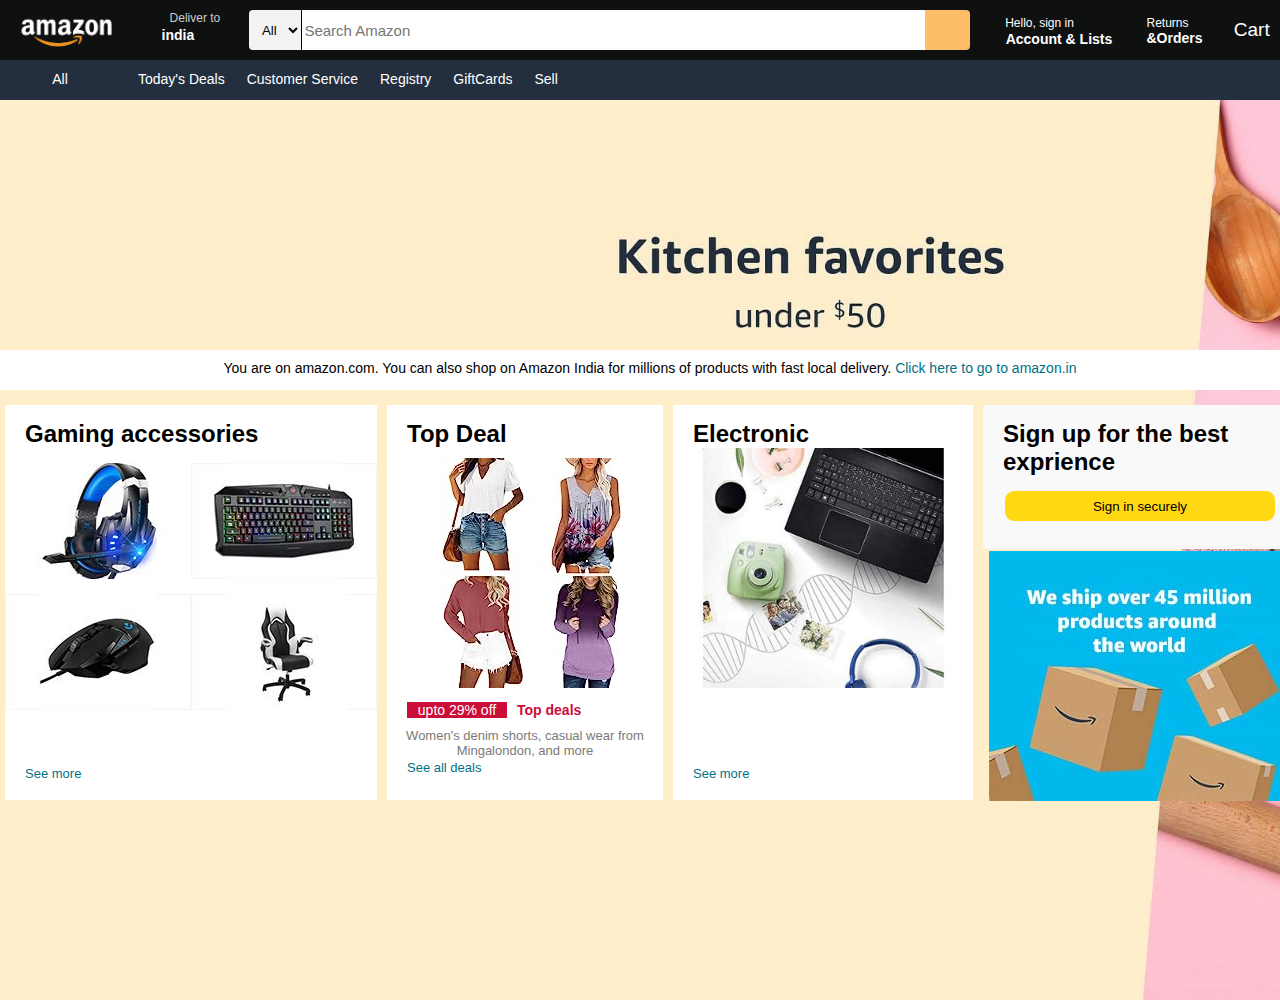
<file: amozon clone/index.html>
<!DOCTYPE html>
<html lang="en">
    <head>
        <meta charset="UTF-8">
        <meta http-equiv="X-UA-Compatible" content="IE=edge">
        <meta name="viewport" content="width=device-width, initial-scale=1.0">
        <title>Amazon.com.Spend less. Smile more</title>
        <link rel="stylesheet" href="style.css">
        <link rel="stylesheet"
            href="https://cdnjs.cloudflare.com/ajax/libs/font-awesome/6.4.0/css/all.min.css"
            integrity="sha512-iecdLmaskl7CVkqkXNQ/ZH/XLlvWZOJyj7Yy7tcenmpD1ypASozpmT/E0iPtmFIB46ZmdtAc9eNBvH0H/ZpiBw=="
            crossorigin="anonymous" referrerpolicy="no-referrer" />
    </head>
    <body>
        <header>
            <div class="navbar">
                <div class="nav-logo"></div>
                <div class="location">
                    <p class="d">Deliver to</p>
                    <div class="add-icon">
                        <i class="fa-solid fa-location-dot"></i>
                        <p class="ind">india</p>
                    </div>
                </div>
                <div class="search-bar">
                    <select id="select">
                        <option>All</option>
                        <option>Mens</option>
                        <option>Womens</option>
                    </select>
                    <input type="text" placeholder="Search Amazon" id="search">
                    <button class="ser-btn"><i
                            class="fa-solid fa-magnifying-glass"></i></button>
                </div>
                <div class="signup">
                    <p class="greet">Hello, sign in</p>
                    <div class="acc"><p class="acc-sub">Account & Lists</p><i
                            class="fa-solid fa-caret-down"></i></div>
                </div>
                <div class="return-order">
                    <p class="return"> Returns</p>
                    <p class="order"> &Orders</p>
                </div>
                <div class="cart"><i class="fa-solid fa-cart-shopping"></i><p>Cart</p></div>
            </div>
            <div class="navbar2">
                <div class="ham-burg" onclick=window.location.href="#"><i
                        class="fa-solid fa-bars"></i><p>All</p></div>
                <div class="nav-list">
                    <ul>
                        <li onclick=window.location.href="#">Today's Deals</li>
                        <li onclick=window.location.href="#">Customer Service</li>
                        <li onclick=window.location.href="#">Registry</li>
                        <li onclick=window.location.href="#">GiftCards</li>
                        <li onclick=window.location.href="#">Sell</li>
                    </ul>
                </div>
            </div>
            <div class="main">
                <br>
                <div class="welcome"><p>You are on amazon.com. You can also shop
                        on Amazon India for millions of products with fast local
                        delivery. <a href="https://amazon.in">Click here to go
                            to amazon.in</a></p></div>
                <div class="mega-container">
                    <div class="container1"><h2>Gaming accessories</h2>
                        <div class="contain-material">
                            <img src="headset.jpg" alt>
                            <img src="keyboard.jpg" alt>
                        </div>
                        <div class="contain-material">
                            <img src="mouse.jpg" alt>
                            <img src="chair.jpg" alt>
                        </div>
                        <br>
                        <br>
                        <br>
                        <a href="#" style="margin-left: 20px;"> See more</a>

                    </div>
                    <div class="container1"><h2>Top Deal</h2>
                        <img src="topdeals.jpg" alt="top deals"
                            style="padding-top: 10px;" id="img-deals">
                        <span style="display: flex; text-align: center;"><p
                                class="off"
                                style="background-color: #cc0c39; color: white; width: 100px; margin: 10px; margin-left: 20px; font-size: 14px;">upto
                                29% off</p> <p
                                style="color: #cc0c39; font-size: 14px; font-weight:
               bold; margin-top: 10px;">Top deals</p></span>
                        <p class="description"
                            style="font-size: 13px; text-align: center; font-family: Arial, Helvetica, sans-serif; color: rgb(123, 121, 121);">Women's
                            denim shorts, casual wear from Mingalondon, and more</p>
                        <p><a href="#" style="margin-left: 20px;"> See all deals</a></p>
                    </div>

                    <div class="container1"><h2>Electronic</h2>
                        <img src="electronic.jpg" alt="Electronic"
                            style="width: 300px;" onclick=window.location.href="#">
                        <br>
                        <br>
                        <br>
                        <br><br>
                        <p><a href="#" style="margin-left: 20px;"> See more</a></p>
                    </div>

                    <div class="container1" id="cont"
                        style="background-color: rgba(255, 255, 255, 0);">
                        <div class="container-singup"
                            style="background-color: rgb(249, 249, 249); height: 144px; width: 312px;"><h2>Sign
                                up for the best exprience</h2>
                            <button class="btn-sign-in"
                                onclick=window.location.href="#">Sign in
                                securely</button></div>
                        <div class="amazon-ad"><img src="amazonad.jpg"
                                alt="Amazon Prime ad"></div>
                    </div>
                </div>
            </div>
        </header>
    </body>
</html>
</file>
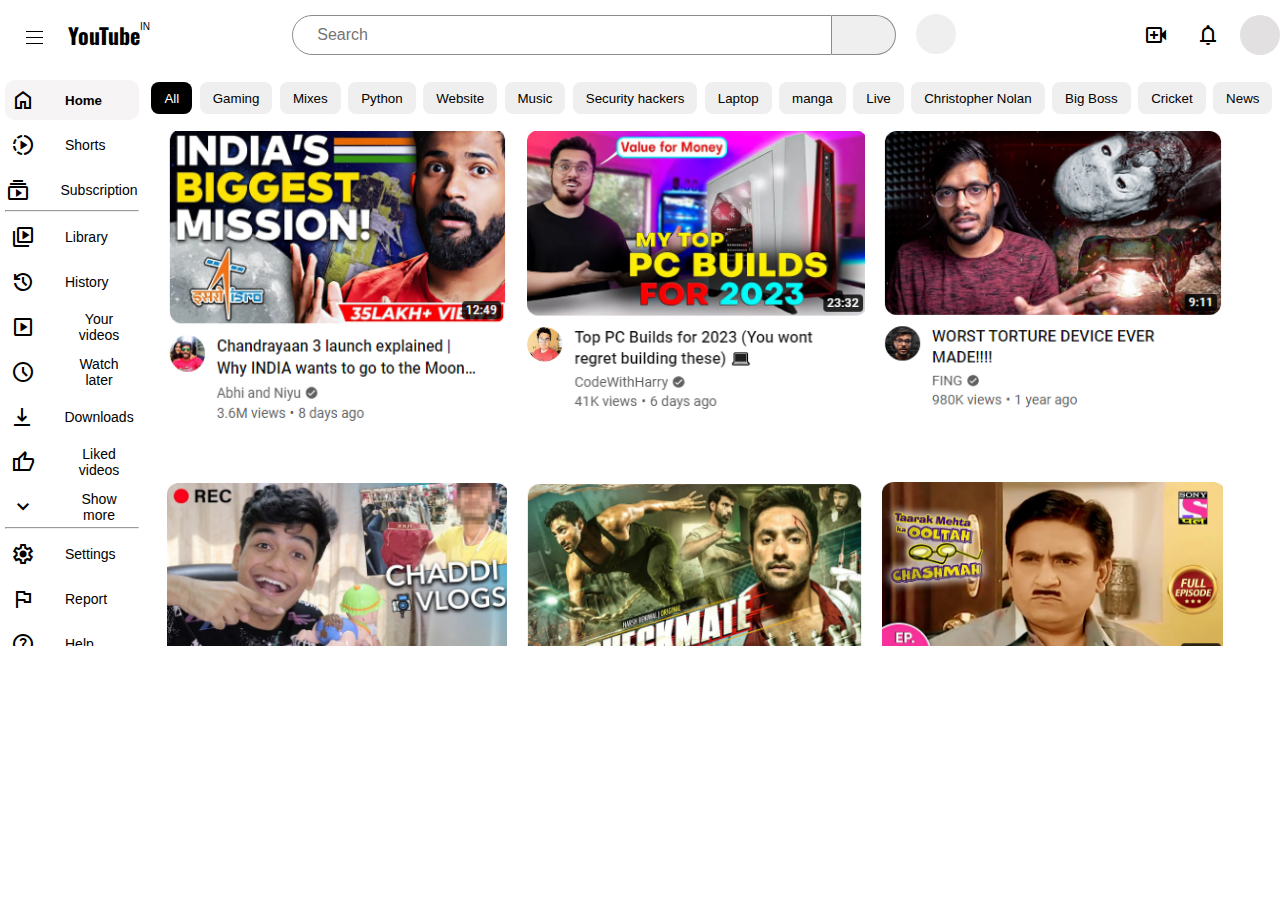
<file: You tube clone/index.html>
<!DOCTYPE html>
<html lang="en">
    <head>
        <meta charset="UTF-8">
        <meta name="viewport" content="width=device-width, initial-scale=1.0">
        <title>You tube</title>
        <link rel="stylesheet" href="style.css">
        <link rel="stylesheet"
            href="https://cdnjs.cloudflare.com/ajax/libs/font-awesome/6.4.0/css/all.min.css"
            integrity="sha512-iecdLmaskl7CVkqkXNQ/ZH/XLlvWZOJyj7Yy7tcenmpD1ypASozpmT/E0iPtmFIB46ZmdtAc9eNBvH0H/ZpiBw=="
            crossorigin="anonymous" referrerpolicy="no-referrer" />
        <link rel="stylesheet"
            href="https://fonts.googleapis.com/css2?family=Material+Symbols+Outlined:opsz,wght,FILL,GRAD@48,400,0,0" />
        <link rel="preconnect" href="https://fonts.googleapis.com">
        <link rel="preconnect" href="https://fonts.gstatic.com" crossorigin>
        <link
            href="https://fonts.googleapis.com/css2?family=Economica&display=swap"
            rel="stylesheet">
        <!-- <link rel="stylesheet"
            href="https://fonts.googleapis.com/css2?family=Material+Symbols+Outlined:opsz,wght,FILL,GRAD@48,400,1,0" />
        <link rel="stylesheet"
            href="https://fonts.googleapis.com/css2?family=Material+Symbols+Outlined:opsz,wght,FILL,GRAD@48,400,0,0" /> -->
            <link rel="preconnect" href="https://fonts.googleapis.com">
<link rel="preconnect" href="https://fonts.gstatic.com" crossorigin>
<link href="https://fonts.googleapis.com/css2?family=Economica&family=Oswald&display=swap" rel="stylesheet">
        
</head>
    <body>
        <div class="nav-bar">
            <div class="yt-icon">
                <div class="ham-burg">
                    <div class="Ico1">
                        <div class="ico2"></div>
                    </div>
                </div>
                <div class="youtube-icon"><i class="fa-brands fa-youtube" style="color: #e10e0e;"></i><p class="yt">YouTube</p><sup>IN</sup></div>
            </div>
            <div class="search-bar">
                <label for="search-bar"><input type="text" placeholder="     Search"
                        class="ser"></label><button
                    class="search-btn"><i class="fa-solid fa-magnifying-glass"></i></button>
            </div>
            <div><button class="mic-btn"><i class="fa-solid fa-microphone"></i></button></div>
            
            <div class="create-btn-div"><button class="create-btn"><span
                        class="material-symbols-outlined">
                        video_call
                    </span></button></div>
            <div class="bell-btn-div"><button class="bell-btn"><span class="material-symbols-outlined">
                notifications
                </span></button></div>
            <div class="login-btn-div"><button class="login-btn"><i
                        class="fa-solid fa-user" style="color: #bdbdbd;"></i>
                    </button></div>
                    <div class="mob-content">
                        <div class="mob-cast"><span class="material-symbols-outlined">
                            cast
                            </span></div>
                             <div class="bell-btn-div"><button class="bell-btn mob-bell-btn"><span class="material-symbols-outlined">
                notifications
                </span></button></div>
                        <div class="mob-search"><span class="material-symbols-outlined">
                            search
                            </span></div>
                    </div>
        </div>

                    <!-- this is left side bar  -->
<!-- <style>
#scroll {
width: 240px;
height: 566px;
line-height: 3em;
overflow: scroll;
padding: 5px;
background-color: #ffffff;
color: #ffffff;
scrollbar-base-color: #000000;
font-weight: bold;
}
#scroll2 {
width: 1126px;
height: 510px;
line-height: 3em;
overflow: scroll;
padding: 5px;
background-color: #ffffff;
color: #ffffff;
scrollbar-base-color: #000000;
font-weight: bold;
}
@media (max-width : 600px) {
    #scroll{
        display: none;
    }
    #scroll2{
        display: noen;
    }
}
</style> -->

    <div class="whole-content">
        <div class="left-side-bar" id="scroll">
            <div class="section-1">
            <div class="home"><button class="home-btn"><span
                        class="material-symbols-outlined">
                        home
                    </span>Home</button></div>
            <div class="short"><button class="yt-shorts-btn"><span class="material-symbols-outlined">
                slow_motion_video
                </span>Shorts</button></div>
            <div class="Subscription"><button class="subs-btn" ><span class="material-symbols-outlined">
                subscriptions
                </span>Subscription</button></div>
            
            <hr>

            <!-- this is section 2 -->

            </div>
            <div class="section-2">
                <div class="library"><button class="sec-2-btn"><span class="material-symbols-outlined">
                    video_library
                    </span>Library</button></div>
        <div class="short"><button class="sec-2-btn"><span class="material-symbols-outlined">
history
</span>History</button></div>
        <div class="Subscription"><button class="sec-2-btn" ><span class="material-symbols-outlined">
            slideshow
            </span>Your videos</button></div>
                <div class="library"><button class="sec-2-btn"><span class="material-symbols-outlined">
                    schedule
                    </span>Watch later</button></div>
        <div class="short"><button class="sec-2-btn"><span class="material-symbols-outlined">
            vertical_align_bottom
            </span>Downloads</button></div>
        <div class="Subscription"><button class="sec-2-btn" ><span class="material-symbols-outlined">
            thumb_up
            </span>Liked videos</button></div>
        <div class="Subscription"><button class="sec-2-btn" ><span class="material-symbols-outlined">
            expand_more
            </span>Show more</button></div>
        <hr>
            </div>
        <div class="section-2">
            <div class="Subscription"><button class="sec-2-btn" ><span class="material-symbols-outlined">
                settings
                </span>Settings</button></div>
            <div class="Subscription"><button class="sec-2-btn" ><span class="material-symbols-outlined">
                flag
                </span>Report</button></div>
            <div class="Subscription"><button class="sec-2-btn" ><span class="material-symbols-outlined">
                help
                </span>Help</button></div>
            <div class="Subscription"><button class="sec-2-btn" ><span class="material-symbols-outlined">
                feedback
                </span>Feedback</button></div>
        </div>
        </div>
       <div class="nav-and-more"><div class="nav-bar-content" ">
            <button id="nav-btn" style="color: white; background-color: black;">All</button>
            <button id="nav-btn">Gaming</button>
            <button id="nav-btn">Mixes</button>
            <button id="nav-btn">Python</button>
            <button id="nav-btn">Website</button>
            <button id="nav-btn">Music</button>
            <button id="nav-btn">Security hackers</button>
            <button id="nav-btn">Laptop</button>
            <button id="nav-btn">manga</button>
            <button id="nav-btn">Live</button>
            <button id="nav-btn">Christopher Nolan</button>
            <button id="nav-btn">Big Boss</button>
            <button id="nav-btn">Cricket</button>
            <button id="nav-btn">News</button>
        </div>
        <div class="main-area" id="scroll2">
            <div class="vid-line-1 eg-vid-1">
                <div class="vid-1">
                 <img src="video-clone1.jpg.png"  onclick=window.location.href="https://www.youtube.com/watch?v=fiQ2TSQ23Wo">
                </div> 
                  <div class="vid-1"> <img src="video-clone2.png" onclick=window.location.href="https://www.youtube.com/watch?v=ZsTyT6L9kBk"></div>
                  <div class="vid-1"> <img src="video-clone3.png" onclick=window.location.href="https://www.youtube.com/watch?v=N2PxVtzqgzk"></div>
                </div>
                <div class="vid-line-1 eg-vid-2">
                    <div class="vid-1">
                     <img src="video-clone4.png"  onclick=window.location.href="https://www.youtube.com/watch?v=DyHS2H05AQc">
                    </div> 
                      <div class="vid-1"> <img src="video-clone7.png"  onclick=window.location.href="https://www.youtube.com/watch?v=NlwVW-_LPBs&t=1275s"></div>
                      <div class="vid-1"> <img src="video-clone8.png"  onclick=window.location.href="https://www.youtube.com/watch?v=LJ1lLkqEA1Y"></div>
                    </div>
                <div class="vid-line-1 eg-vid-2">
                    <div class="vid-1">
                     <img src="clonevid1.png"  onclick=window.location.href="https://www.youtube.com/watch?v=So6mgFWX0MI">
                    </div> 
                      <div class="vid-1"> <img src="clonevid2.png"  onclick=window.location.href="https://www.youtube.com/watch?v=YwOX30CYgR8"></div>
                      <div class="vid-1"> <img src="clonevid3.png"  onclick=window.location.href="https://www.youtube.com/watch?v=s1A_iVK54_M"></div>
                    </div>
            </div>
        </div>
    </div>
</div>
    </body>
</html>
</file>
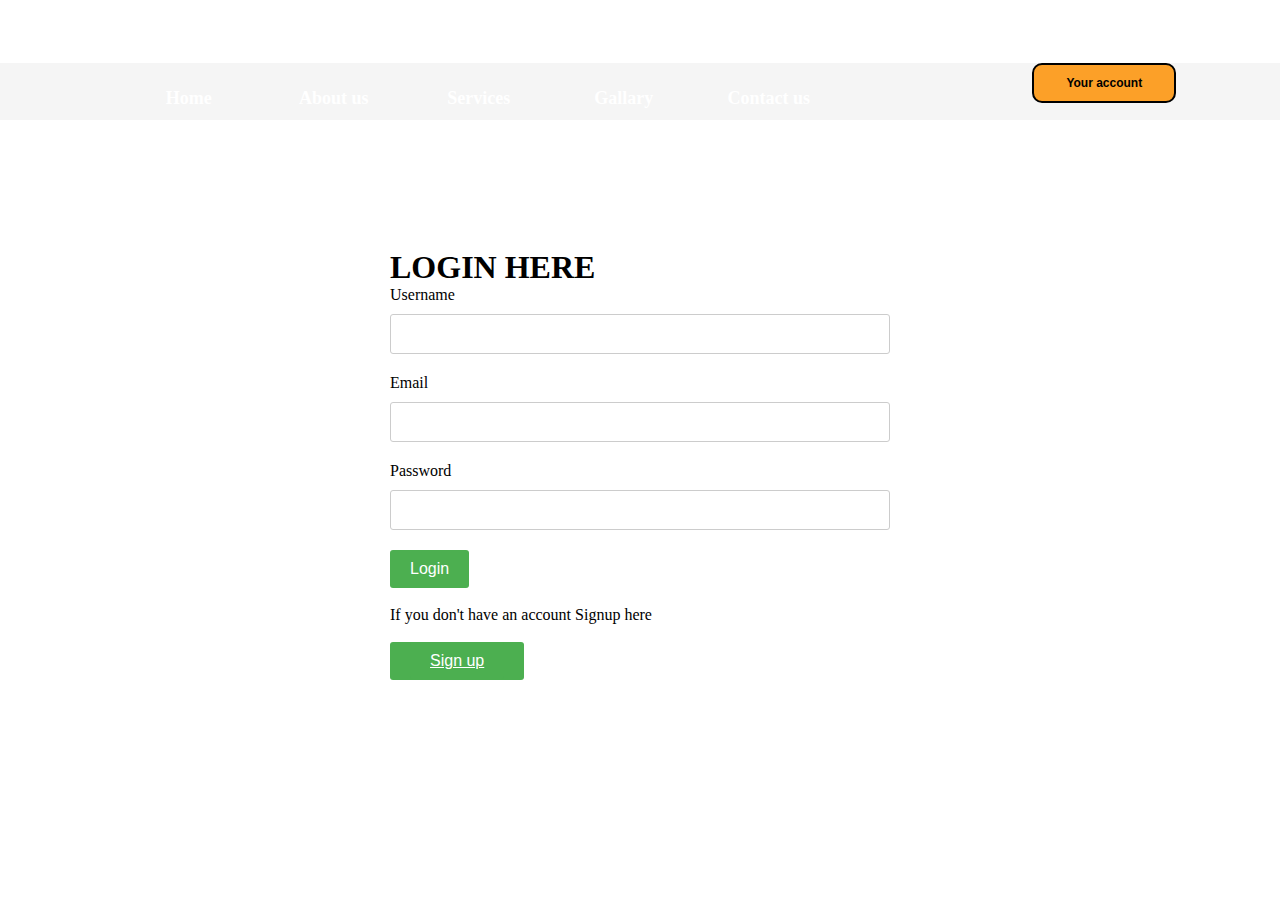
<file: html/account.html>
<!DOCTYPE html>
<html>
<head>
  <title>Create Account</title>
  <style>
    *{
	padding:0;
	margin:0;
}
body{
/* 	background-color: #000000; */
	box-sizing: border-box;
}
.navbar{
	background-color: #0000000a;
	display: flex;
	margin: 0 auto;
	min-width: 100%;
	justify-content: space-evenly;
}
.nav-list ul{
	display: inline-flex;
	list-style: none;
	color: #ffffff;
	font-weight:bold;
	align-items: center;
	text-align: center;
	font-size: 18px;
}
.navbar ul li{
	width: 120px;
	margin: 0px;
	padding: 0px;
	margin-top:25px;
	margin-left:25px;
	height: 2rem;
	
}
.navbar ul li a{
	text-decoration: none;
	color: #fff;
	width: 100%;
	/* height: 32px; */
}
.navbar ul li a:hover{
	color:white;
}
.navbar ul li:hover{
	border-bottom: 2px solid lightblue;
	cursor:pointer;
}
.nav-btn{
	display: flex;
	margin-left: 100px;
	justify-items: center;
	width: 9rem;
}
.nav-btn .btn2{
	width: 10.8rem;
	height: 2.5rem;
	background-color: rgb(252, 160, 40);
	border: 2px solid black;
	border-radius: 10px;
	cursor: pointer;
	font-weight: bold;
  color: black;
  font-size: 12px;
  font-family: sans-serif;
}
.nav-btn .btn:hover{
	background-color: #ffbd84;
}
.sublist {
	display: none;
}
.navbar ul li:hover .sublist
{
	display: block;
	position: absolute;
	font-family: calibri;
	background: #1a1b1ce3;
	margin-top: 15px;
	margin-left: 15px;
}
.navbar ul li:hover .sublist ul{
	display: block;
	margin: 25px;
	width: 250px
}
.navbar ul li:hover .sublist ul li {
	width:200px;
	padding:10px;
	border-bottom:1px dotted #f3970d;
	background: transparent;
	border-radius:0px;
	text-align:center;
	margin-top:2px;
  font-family: ca;
}
.navbar ul li:hover .sublist ul li::last-child
{
  border-bottom:none;
}
header{
  font-family: calibri;
  font-size: 50px;
  margin-left:10px;
  font-weight:bolder;
  color:white
}
sub{
  font-weight:50;
  font-size:x-large 
}
.div{
  background-image:url('https://thumbs.dreamstime.com/b/chicago-night-skyline-across-lake-michigan-79119114.jpg');
  background-size:cover;
  
}
.some{
  color:white;
  font-family:cursive;
  font-size:xxx-large;
  text-align:center
}
 form {
      width: 500px;
      margin: 0 auto;
      background-color: white;
      padding: 20px;
      margin-bottom: 100px
    }

 label {
      display: block;
      margin-bottom: 10px;
    }

input[type="text"],
input[type="email"],
input[type="password"] {
      display: block;
      width: 100%;
      padding: 10px;
      border: 1px solid #ccc;
      border-radius: 3px;
      margin-bottom: 20px;
      box-sizing: border-box;
      font-size: 16px;
    }

input[type="submit"] {
      background-color: #4CAF50;
      color: white;
      padding: 10px 20px;
      border: none;
      border-radius: 3px;
      cursor: pointer;
      font-size: 16px;
    }

input[type="submit"]:hover {
      background-color: #3e8e41;
    }
    input[type="submit"] a{
      background-color: #4CAF50;
      color: white;
      padding: 10px 20px;
      border: none;
      border-radius: 3px;
      cursor: pointer;
      font-size: 16px;
    }

input[type="submit"] a:hover {
      background-color: #3e8e41;
    }
     button{
       background-color: #4CAF50;
      color: white;
      padding: 10px 20px;
      border: none;
      border-radius: 3px;
      cursor: pointer;
      font-size: 16px;
    }
    button a{
       background-color: #4CAF50;
      color: white;
      padding: 10px 20px;
      border: none;
      border-radius: 3px;
      cursor: pointer;
      font-size: 16px;
    }
  </style>
</head>
<body>
  <div class="div">
    <div class="H1"><header>Ayush Tours<sup style="font-size: 10px">TM</sup><sub>Make it easy</sub></header></div>
    <div class="navbar">
      <div class="nav-list"> <ul>
              <li onclick = window.location.href="index.html">Home</li>
              <li onclick = window.location.href="ABOUTUS.html">About us</li>
              
              <li onclick = window.location.href="services.html">
                  Services
                  <div class="sublist"><ul>
                          <li onclick = window.location.href="flights.html">Flights</li>
                          <li onclick = window.location.href="hotel.html">Hotals</li>
                          <li onclick = window.location.href="cab.html">Cabs</li>
                      </ul></div>
              </li>
              <li onclick = window.location.href="gallery.html">Gallary</li>
              <li onclick = window.location.href="contactus.html">Contact us</li>
          </li>
      </ul></div>
  <div class="nav-btn"><button class="btn2" onclick=window.location.href="account.html"> Your account</button></div>
</div>
  <br>
  <br>
  <br>
  <div class="some">Make Your life easy with us</div>

  <form>
    <h1>LOGIN HERE</h1>
    <label for="username">Username</label>
    <input type="text" id="username" name="username" required>

    <label for="email">Email</label>
    <input type="email" id="email" name="email" required>

    <label for="password">Password</label>
    <input type="password" id="password" name="password" required>

    <input type="submit" value="Login">
    <br>
    <br>
    <P>If you don't have an account Signup here</P>
    <br>
     <button><a href="SIGNUP.html">Sign up </a></button>
  </form>
</body>
</html>
</file>
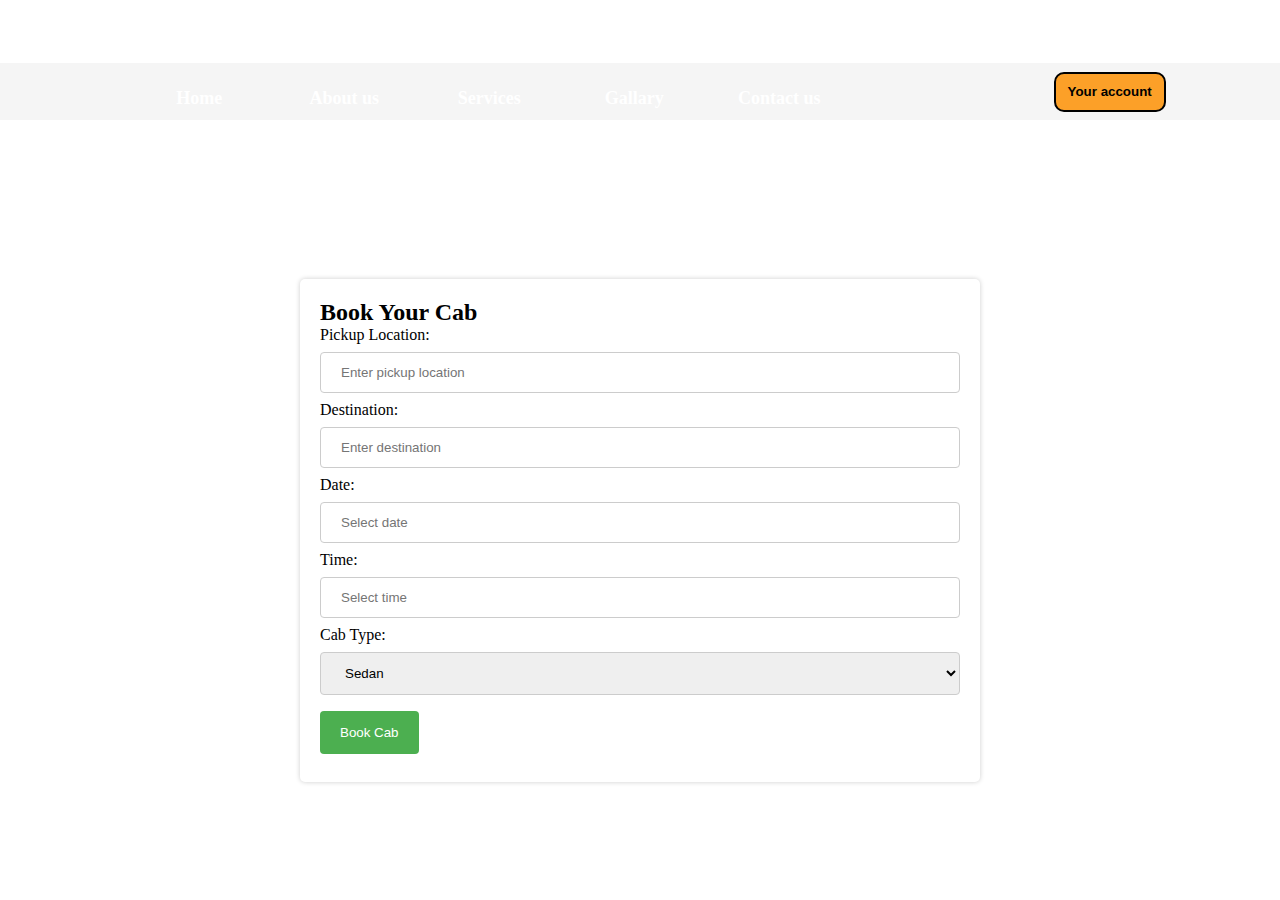
<file: html/cab.html>
<!DOCTYPE html>
<html>
<head>
	<title>Cab Booking Page</title>
	<style>
		/* CSS styles for the cab booking page */
		*{
	padding:0;
	margin:0;
}
body{
/* 	background-color: #000000; */
	box-sizing: border-box;
}
.navbar{
	background-color: #0000000a;
	display: flex;
	margin: 0 auto;
	min-width: 100%;
	justify-content: space-evenly;
}
.nav-list ul{
	display: inline-flex;
	list-style: none;
	color: #ffffff;
	font-weight:bold;
	align-items: center;
	text-align: center;
	font-size: 18px;
}
.navbar ul li{
	width: 120px;
	margin: 0px;
	padding: 0px;
	margin-top:25px;
	margin-left:25px;
	height: 2rem;
	
}
.navbar ul li a{
	text-decoration: none;
	color: #fff;
	width: 100%;
	/* height: 32px; */
}
.navbar ul li a:hover{
	color:white;
}
.navbar ul li:hover{
	border-bottom: 2px solid lightblue;
	cursor:pointer;
}
.nav-btn{
	display: flex;
	margin-left: 100px;
	justify-items: center;
	align-items: center;
	width: 7rem;
}
.nav-btn .btn{
	width: 10.5rem;
	height: 2.5rem;
	background-color: rgb(252, 160, 40);
	border: 2px solid black;
	border-radius: 10px;
	cursor: pointer;
	font-weight: bold;
}
.nav-btn .btn:hover{
	background-color: #ffbd84;
}
.sublist {
	display: none;
}
.navbar ul li:hover .sublist
{
	display: block;
	position: absolute;
	font-family:calibri;
	background: #1a1b1ce3;
	margin-top: 15px;
	margin-left: 15px;
}
.navbar ul li:hover .sublist ul{
	display: block;
	margin: 25px;
	width: 250px
}
.navbar ul li:hover .sublist ul li {
	width:200px;
	padding:10px;
	border-bottom:1px dotted #f3970d;
	background: transparent;
	border-radius:0px;
	text-align:center;
	margin-top:2px;
}
.navbar ul li:hover .sublist ul li::last-child
{
	border-bottom:none;
}
header{
	font-family: calibri;
	font-size: 50px;
	margin-left:10px;
	font-weight:bolder;
	color:white
}
sub{
	font-weight:50;
	font-size:x-large	
}
.div{
	background-image:url('https://thumbs.dreamstime.com/b/chicago-night-skyline-across-lake-michigan-79119114.jpg');
	background-size:cover;
	
}
.some{
	color:white;
	font-family:cursive;
	font-size:xxx-large;
	text-align:center
}

form {
	background-color: #FFFFFF;
	padding: 20px;
	border-radius: 5px;
	box-shadow: 0px 0px 5px 0px rgba(0, 0, 0, 0.2);
	margin: 50px auto;
	width: 50%;
	max-width: 800px;
}

input[type=text], select {
	width: 100%;
	padding: 12px 20px;
	margin: 8px 0;
	display: inline-block;
	border: 1px solid #ccc;
	border-radius: 4px;
	box-sizing: border-box;
}

input[type=submit] {
	background-color: #4CAF50;
	color: white;
	padding: 14px 20px;
	margin: 8px 0;
	border: none;
	border-radius: 4px;
	cursor: pointer;
}

input[type=submit]:hover {
	background-color: #45a049;
}
	</style>
</head>
<body>
	<div class="div">
		<div class="H1"><header>Ayush Tours<sup style="font-size: 10px">TM</sup><sub>Make it easy</sub></header></div>
		<div class="navbar">
			<div class="nav-list"> <ul>
					<li onclick = window.location.href="index.html">Home</li>
					<li onclick = window.location.href="ABOUTUS.html">About us</li>
					
					<li onclick = window.location.href="services.html">
						Services
						<div class="sublist"><ul>
								<li onclick = window.location.href="flights.html">Flights</li>
								<li onclick = window.location.href="hotel.html">Hotals</li>
								<li onclick = window.location.href="cab.html">Cabs</li>
							</ul></div>
					</li>
					<li onclick = window.location.href="gallery.html">Gallary</li>
					<li onclick = window.location.href="contactus.html">Contact us</li>
				</li>
			</ul></div>
		<div class="nav-btn"><button class="btn" onclick=window.location.href="account.html">Your
					account</a></button></div>
	</div>
	<br>
	<br>
	<br>
	<div class="some">Make Your life easy with us</div>

	<form>
		<h2>Book Your Cab</h2>
		<label for="pickup">Pickup Location:</label>
		<input type="text" id="pickup" name="pickup" placeholder="Enter pickup location">

		<label for="destination">Destination:</label>
		<input type="text" id="destination" name="destination" placeholder="Enter destination">

		<label for="date">Date:</label>
		<input type="text" id="date" name="date" placeholder="Select date">

		<label for="time">Time:</label>
		<input type="text" id="time" name="time" placeholder="Select time">

		<label for="cab_type">Cab Type:</label>
		<select id="cab_type" name="cab_type">
			<option value="sedan">Sedan</option>
			<option value="suv">SUV</option>
			<option value="luxury">Luxury</option>
		</select>

		<input type="submit" value="Book Cab">
	</form>
</body>
</html>
</file>
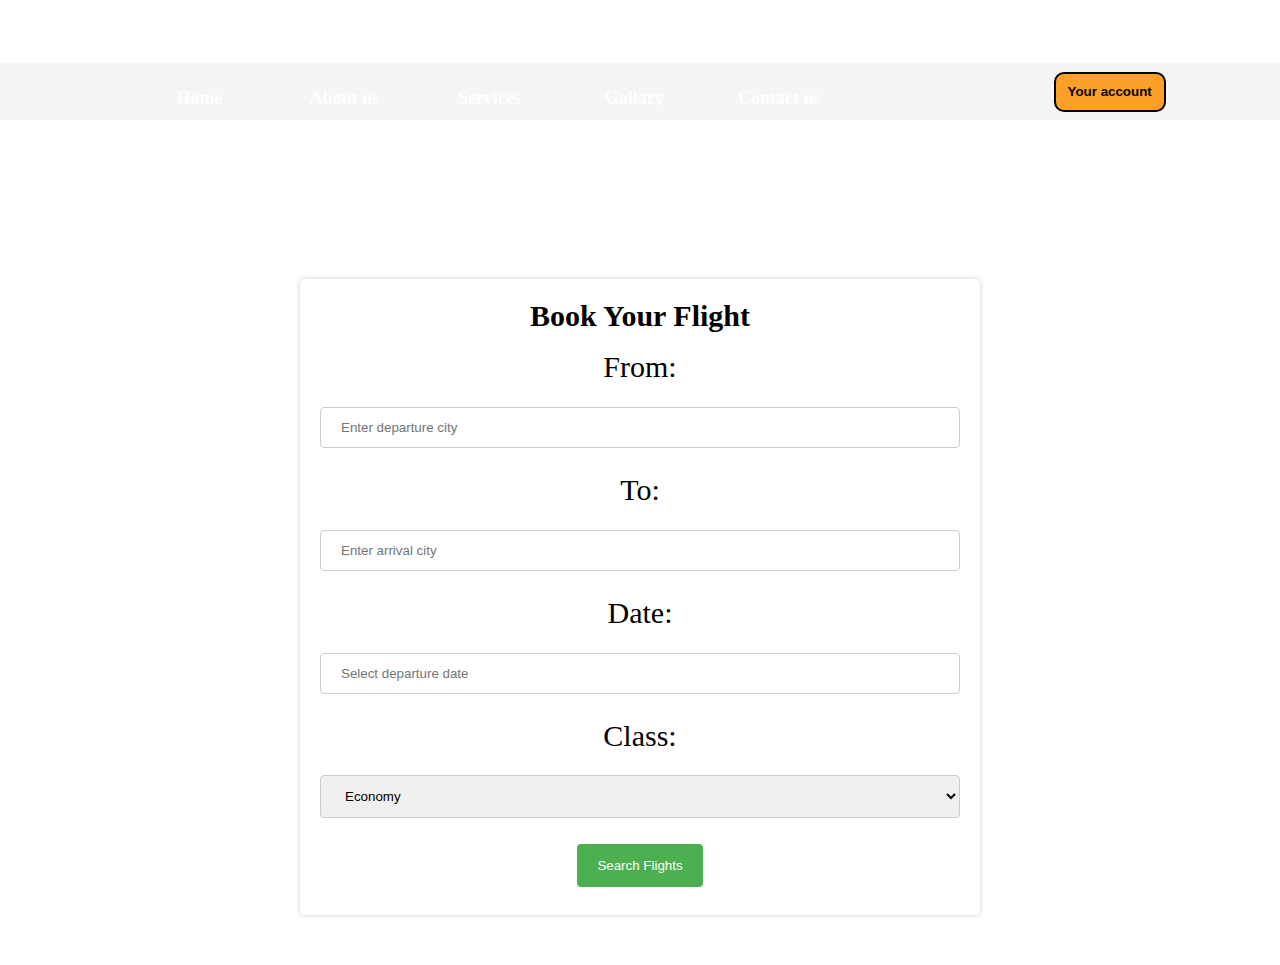
<file: html/flights.html>
<!DOCTYPE html>
<html>
<head>
	<title>FLIGHTS SERVICE</title>
	<style type="text/css">
*{
	padding:0;
	margin:0;
}
body{
/* 	background-color: #000000; */
	box-sizing: border-box;
}
.navbar{
	background-color: #0000000a;
	display: flex;
	margin: 0 auto;
	min-width: 100%;
	justify-content: space-evenly;
}
.nav-list ul{
	display: inline-flex;
	list-style: none;
	color: #ffffff;
	font-weight:bold;
	align-items: center;
	text-align: center;
	font-size: 18px;
}
.navbar ul li{
	width: 120px;
	margin: 0px;
	padding: 0px;
	margin-top:25px;
	margin-left:25px;
	height: 2rem;
	
}
.navbar ul li a{
	text-decoration: none;
	color: #fff;
	width: 100%;
	/* height: 32px; */
}
.navbar ul li a:hover{
	color:white;
}
.navbar ul li:hover{
	border-bottom: 2px solid lightblue;
	cursor:pointer;
}
.nav-btn{
	display: flex;
	margin-left: 100px;
	justify-items: center;
	align-items: center;
	width: 7rem;
}
.nav-btn .btn{
	width: 10.5rem;
	height: 2.5rem;
	background-color: rgb(252, 160, 40);
	border: 2px solid black;
	border-radius: 10px;
	cursor: pointer;
	font-weight: bold;
}
.nav-btn .btn:hover{
	background-color: #ffbd84;
}
.sublist {
	display: none;
}
.navbar ul li:hover .sublist
{
	display: block;
	position: absolute;
	font-family:calibri;
	background: #1a1b1ce3;
	margin-top: 15px;
	margin-left: 15px;
}
.navbar ul li:hover .sublist ul{
	display: block;
	margin: 25px;
	width: 250px
}
.navbar ul li:hover .sublist ul li {
	width:200px;
	padding:10px;
	border-bottom:1px dotted #f3970d;
	background: transparent;
	border-radius:0px;
	text-align:center;
	margin-top:2px;
}
.navbar ul li:hover .sublist ul li::last-child
{
	border-bottom:none;
}
header{
	font-family: calibri;
	font-size: 50px;
	margin-left:10px;
	font-weight:bolder;
	color:white
}
sub{
	font-weight:50;
	font-size:x-large	
}
.div{
	background-image:url('https://thumbs.dreamstime.com/b/chicago-night-skyline-across-lake-michigan-79119114.jpg');
	background-size:cover;
	
}
.some{
	color:white;
	font-family:cursive;
	font-size:xxx-large;
	text-align:center
}


		form {
			background-color: #FFFFFF;
			padding: 20px;
			border-radius: 5px;
			box-shadow: 0px 0px 5px 0px rgba(0, 0, 0, 0.2);
			margin: 50px auto;
			width: 50%;
			max-width: 800px;
			
		}

		input[type=text], select {
			width: 100%;
			padding: 12px 20px;
			margin: 8px 0;
			display: inline-block;
			border: 1px solid #ccc;
			border-radius: 4px;
			box-sizing: border-box;
		}

		input[type=submit] {
			background-color: #4CAF50;
			color: white;
			padding: 14px 20px;
			margin: 8px 0;
			border: none;
			border-radius: 4px;
			cursor: pointer;
		}

		input[type=submit]:hover {
			background-color: #45a049;
		}
		h2{
			color: black;
			font-size: 30px;
			font-family: elegant;
		}
		label{
			color: black;
			font-size: 30px;
			font-family: elegant;
		}
	</style>
</head>
<body>
	<div class="div">
		<div class="H1"><header>Ayush Tours<sup style="font-size: 10px">TM</sup><sub>Make it easy</sub></header></div>
		<div class="navbar">
			<div class="nav-list"> <ul>
					<li onclick = window.location.href="index.html">Home</li>
					<li onclick = window.location.href="ABOUTUS.html">About us</li>
					
					<li onclick = window.location.href="services.html">
						Services
						<div class="sublist"><ul>
								<li onclick = window.location.href="flights.html">Flights</li>
								<li onclick = window.location.href="hotel.html">Hotals</li>
								<li onclick = window.location.href="cab.html">Cabs</li>
							</ul></div>
					</li>
					<li onclick = window.location.href="gallery.html">Gallary</li>
					<li onclick = window.location.href="contactus.html">Contact us</li>
				</li>
			</ul></div>
		<div class="nav-btn"><button class="btn" onclick=window.location.href="account.html">Your
					account</a></button></div>
	</div>
	<br>
	<br>
	<br>
	<div class="some">Make Your life easy with us

	<form>
		<h2>Book Your Flight</h2>
		<label for="from">From:</label>
		<input type="text" id="from" name="from" placeholder="Enter departure city">

		<label for="to">To:</label>
		<input type="text" id="to" name="to" placeholder="Enter arrival city">

		<label for="date">Date:</label>
		<input type="text" id="date" name="date" placeholder="Select departure date">

		<label for="class">Class:</label>
		<select id="class" name="class">
			<option value="economy">Economy</option>
			<option value="business">Business</option>
			<option value="first">First Class</option>
		</select>

		<input type="submit" value="Search Flights">
	</form>
</div>
</file>
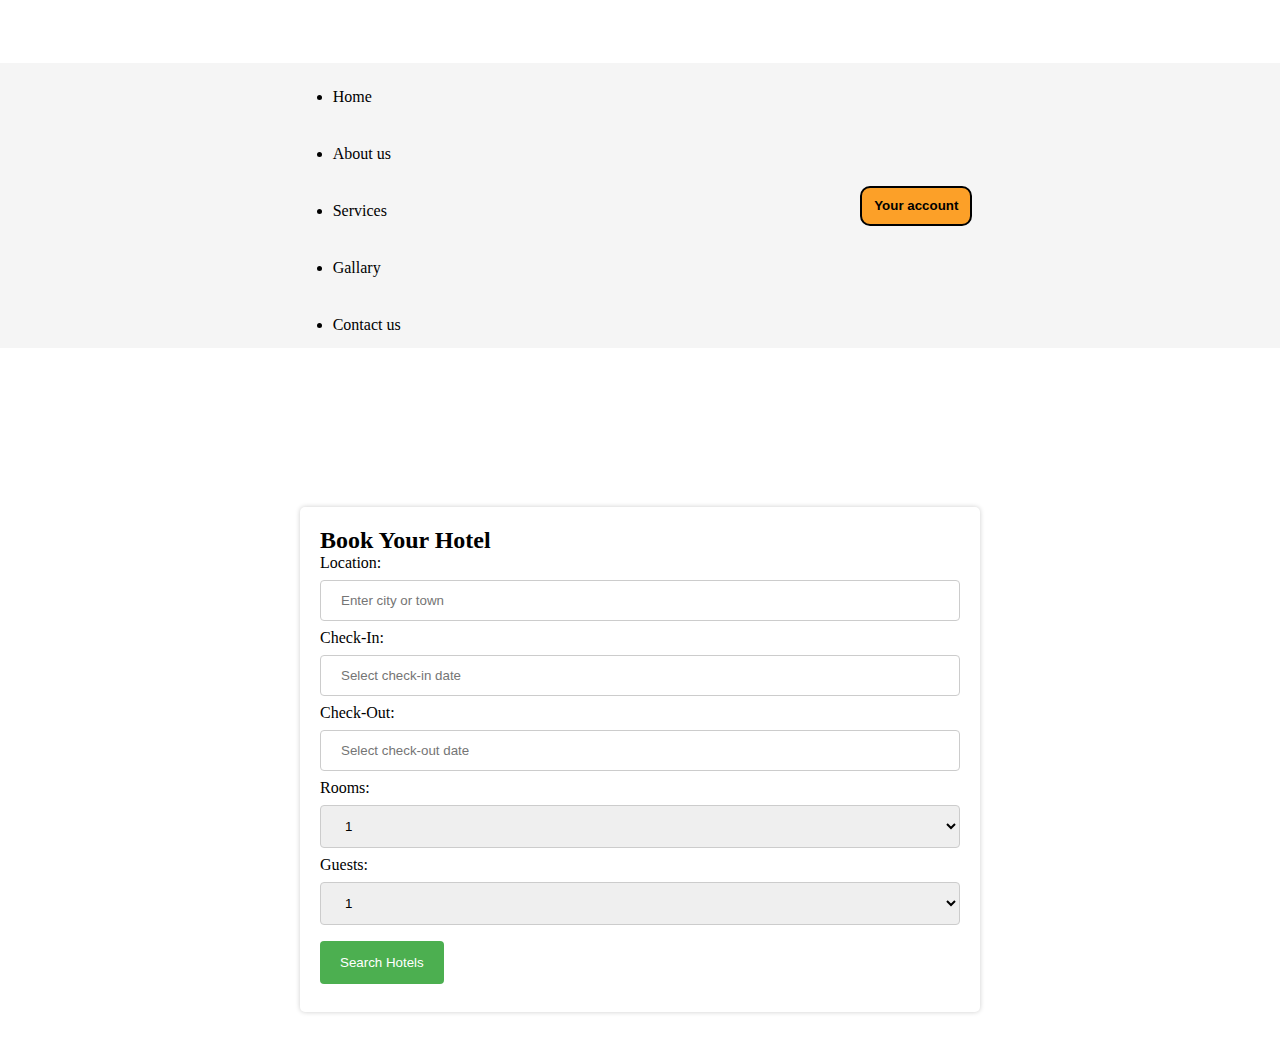
<file: html/hotel.html>
<!DOCTYPE html>
<html>
<head>
	<title>Hotel Booking Page</title>
	<style>
		/* CSS styles for the hotel booking page */
		*{
	padding:0;
	margin:0;
}
body{
/* 	background-color: #000000; */
	box-sizing: border-box;
}
.navbar{
	background-color: #0000000a;
	display: flex;
	margin: 0 auto;
	min-width: 100%;
	justify-content: space-evenly;
}av-list ul{
	display: inline-flex;
	list-style: none;
	color: #ffffff;
	font-weight:bold;
	align-items: center;
	text-align: center;
	font-size: 18px;
}
.navbar ul li{
	width: 120px;
	margin: 0px;
	padding: 0px;
	margin-top:25px;
	margin-left:25px;
	height: 2rem;
	
}
.navbar ul li a{
	text-decoration: none;
	color: #fff;
	width: 100%;
	/* height: 32px; */
}
.navbar ul li a:hover{
	color:white;
}
.navbar ul li:hover{
	border-bottom: 2px solid lightblue;
	cursor:pointer;
}
.nav-btn{
	display: flex;
	margin-left: 100px;
	justify-items: center;
	align-items: center;
	width: 7rem;
}
.nav-btn .btn{
	width: 10.5rem;
	height: 2.5rem;
	background-color: rgb(252, 160, 40);
	border: 2px solid black;
	border-radius: 10px;
	cursor: pointer;
	font-weight: bold;
}
.nav-btn .btn:hover{
	background-color: #ffbd84;
}
.sublist {
	display: none;
}
.navbar ul li:hover .sublist
{
	display: block;
	position: absolute;
	font-family:calibri;
	background: #1a1b1ce3;
	margin-top: 15px;
	margin-left: 15px;
}
.navbar ul li:hover .sublist ul{
	display: block;
	margin: 25px;
	width: 250px
}
.navbar ul li:hover .sublist ul li {
	width:200px;
	padding:10px;
	border-bottom:1px dotted #f3970d;
	background: transparent;
	border-radius:0px;
	text-align:center;
	margin-top:2px;
}
.navbar ul li:hover .sublist ul li::last-child
{
	border-bottom:none;
}
header{
	font-family: calibri;
	font-size: 50px;
	margin-left:10px;
	font-weight:bolder;
	color:white
}
sub{
	font-weight:50;
	font-size:x-large	
}
.div{
	background-image:url('https://thumbs.dreamstime.com/b/chicago-night-skyline-across-lake-michigan-79119114.jpg');
	background-size:cover;
	
}
.some{
	color:white;
	font-family:cursive;
	font-size:xxx-large;
	text-align:center
}


form{
	background-color: #FFFFFF;
	padding: 20px;
	border-radius: 5px;
	box-shadow: 0px 0px 5px 0px rgba(0, 0, 0, 0.2);
	margin: 50px auto;
	width: 50%;
	max-width: 800px;}

input[type=text], select {
	width: 100%;
	padding: 12px 20px;
	margin: 8px 0;
	display: inline-block;
	border: 1px solid #ccc;
	border-radius: 4px;
	box-sizing: border-box;
}

input[type=submit] {
	background-color: #4CAF50;
	color: white;
	padding: 14px 20px;
	margin: 8px 0;
	border: none;
	border-radius: 4px;
	cursor: pointer;
}

input[type=submit]:hover {
	background-color: #45a049;
}
	</style>
</head>
<body>
	<div class="div">
		<div class="H1"><header>Ayush Tours<sup style="font-size: 10px">TM</sup><sub>Make it easy</sub></header></div>
		<div class="navbar">
			<div class="nav-list"> <ul>
					<li onclick = window.location.href="index.html">Home</li>
					<li onclick = window.location.href="ABOUTUS.html">About us</li>
					
					<li onclick = window.location.href="services.html">
						Services
						<div class="sublist">
							<ul>
								<li onclick = window.location.href="flights.html"><a>Flight</a></li>
								<li onclick = window.location.href="hotel.html">Hotals</li>
								<li onclick = window.location.href="cab.html">Cabs</li>
							</ul>
						</div>
					</li>
					<li onclick = window.location.href="gallery.html">Gallary</li>
					<li onclick = window.location.href="contactus.html">Contact us</li>
				</li>
			</ul></div>
		<div class="nav-btn"><button class="btn" onclick=window.location.href="account.html">Your
					account</a></button></div>
	</div>
	<br>
	<br>
	<br>
	<div class="some">Make Your life easy with us</div>
	<form>
		<h2>Book Your Hotel</h2>
		<label for="location">Location:</label>
		<input type="text" id="location" name="location" placeholder="Enter city or town">

		<label for="checkin">Check-In:</label>
		<input type="text" id="checkin" name="checkin" placeholder="Select check-in date">

		<label for="checkout">Check-Out:</label>
		<input type="text" id="checkout" name="checkout" placeholder="Select check-out date">

		<label for="rooms">Rooms:</label>
		<select id="rooms" name="rooms">
			<option value="1">1</option>
			<option value="2">2</option>
			<option value="3">3</option>
			<option value="4">4</option>
			<option value="5">5</option>
		</select>

		<label for="guests">Guests:</label>
		<select id="guests" name="guests">
			<option value="1">1</option>
			<option value="2">2</option>
			<option value="3">3</option>
			<option value="4">4</option>
			<option value="5">5</option>
		</select>

		<input type="submit" value="Search Hotels">
	</form>
</body>
</html>
</file>
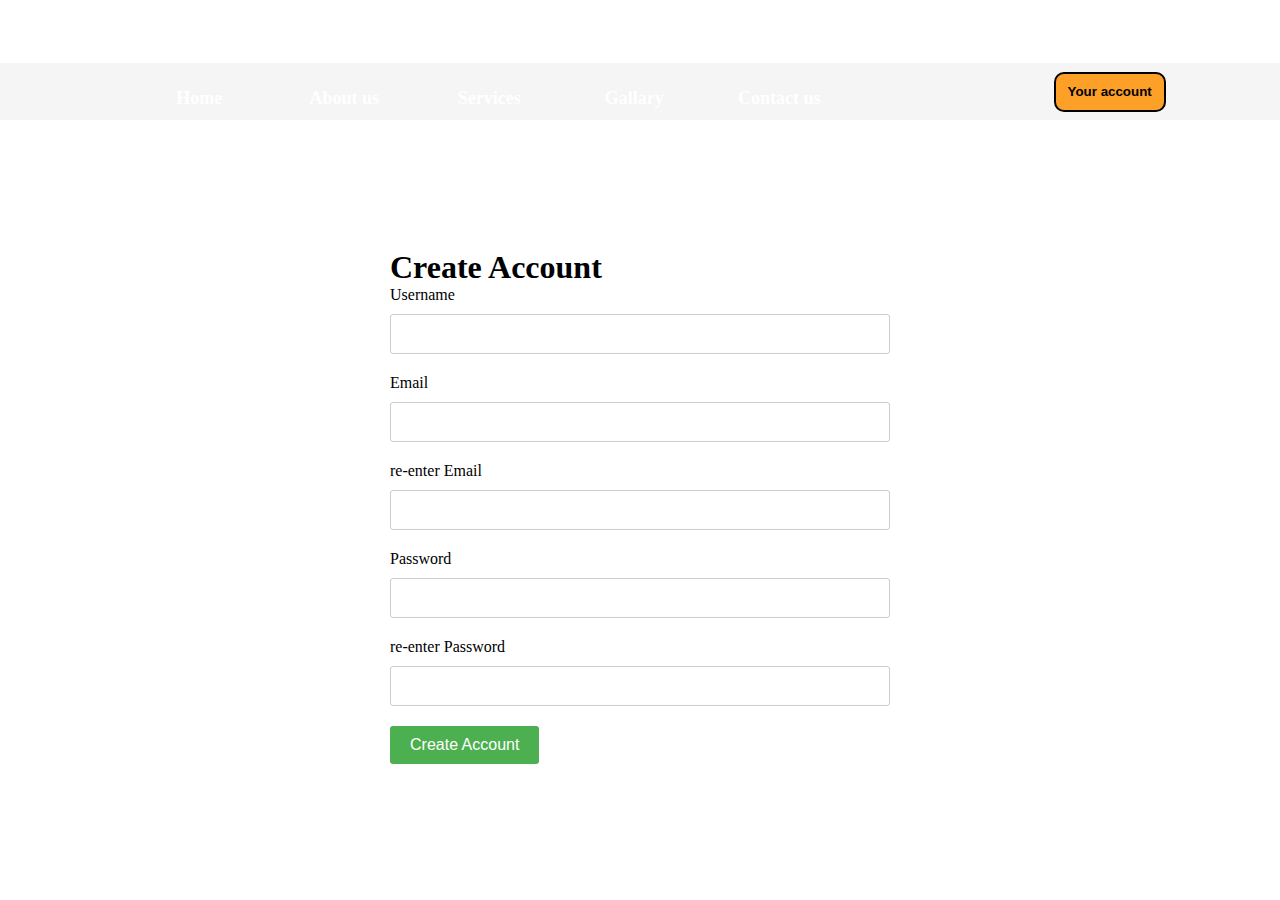
<file: html/SIGNUP.html>
<!DOCTYPE html>
<html>
<head>
  <title>Create Account</title>
  <style>
    *{
	padding:0;
	margin:0;
}
body{
/* 	background-color: #000000; */
	box-sizing: border-box;
}
.navbar{
	background-color: #0000000a;
	display: flex;
	margin: 0 auto;
	min-width: 100%;
	justify-content: space-evenly;
}
.nav-list ul{
	display: inline-flex;
	list-style: none;
	color: #ffffff;
	font-weight:bold;
	align-items: center;
	text-align: center;
	font-size: 18px;
}
.navbar ul li{
	width: 120px;
	margin: 0px;
	padding: 0px;
	margin-top:25px;
	margin-left:25px;
	height: 2rem;
	
}
.navbar ul li a{
	text-decoration: none;
	color: #fff;
	width: 100%;
	/* height: 32px; */
}
.navbar ul li a:hover{
	color:white;
}
.navbar ul li:hover{
	border-bottom: 2px solid lightblue;
	cursor:pointer;
}
.nav-btn{
	display: flex;
	margin-left: 100px;
	justify-items: center;
	align-items: center;
	width: 7rem;
}
.nav-btn .btn{
	width: 10.5rem;
	height: 2.5rem;
	background-color: rgb(252, 160, 40);
	border: 2px solid black;
	border-radius: 10px;
	cursor: pointer;
	font-weight: bold;
}
.nav-btn .btn:hover{
	background-color: #ffbd84;
}
.sublist {
	display: none;
}
.navbar ul li:hover .sublist
{
	display: block;
	position: absolute;
	font-family:calibri;
	background: #1a1b1ce3;
	margin-top: 15px;
	margin-left: 15px;
}
.navbar ul li:hover .sublist ul{
	display: block;
	margin: 25px;
	width: 250px
}
.navbar ul li:hover .sublist ul li {
	width:200px;
	padding:10px;
	border-bottom:1px dotted #f3970d;
	background: transparent;
	border-radius:0px;
	text-align:center;
	margin-top:2px;
}
.navbar ul li:hover .sublist ul li::last-child
{
  border-bottom:none;
}
header{
  font-family: calibri;
  font-size: 50px;
  margin-left:10px;
  font-weight:bolder;
  color:white
}
sub{
  font-weight:50;
  font-size:x-large 
}
.div{
  background-image:url('https://thumbs.dreamstime.com/b/chicago-night-skyline-across-lake-michigan-79119114.jpg');
  background-size:cover;
  
}
.some{
  color:white;
  font-family:cursive;
  font-size:xxx-large;
  text-align:center
}
 form {
      width: 500px;
      margin: 0 auto;
      background-color: white;
      padding: 20px;
      margin-bottom: 100px
    }

 label {
      display: block;
      margin-bottom: 10px;
    }

input[type="text"],
input[type="email"],
input[type="password"] {
      display: block;
      width: 100%;
      padding: 10px;
      border: 1px solid #ccc;
      border-radius: 3px;
      margin-bottom: 20px;
      box-sizing: border-box;
      font-size: 16px;
    }

input[type="submit"] {
      background-color: #4CAF50;
      color: white;
      padding: 10px 20px;
      border: none;
      border-radius: 3px;
      cursor: pointer;
      font-size: 16px;
    }

input[type="submit"]:hover {
      background-color: #3e8e41;
    }
  </style>
</head>
<body>
  <div class="div">
    <div class="H1"><header>Ayush Tours<sup style="font-size: 10px">TM</sup><sub>Make it easy</sub></header></div>
    <div class="navbar">
      <div class="nav-list"> <ul>
              <li onclick = window.location.href="index.html">Home</li>
              <li onclick = window.location.href="ABOUTUS.html">About us</li>
              
              <li onclick = window.location.href="services.html">
                  Services
                  <div class="sublist"><ul>
                          <li onclick = window.location.href="flights.html">Flights</li>
                          <li onclick = window.location.href="hotel.html">Hotals</li>
                          <li onclick = window.location.href="cab.html">Cabs</li>
                      </ul></div>
              </li>
              <li onclick = window.location.href="gallery.html">Gallary</li>
              <li onclick = window.location.href="contactus.html">Contact us</li>
          </li>
      </ul></div>
  <div class="nav-btn"><button class="btn" onclick=window.location.href="account.html">Your
              account</a></button></div>
</div>
  <br>
  <br>
  <br>
  <div class="some">Make Your life easy with us</div>

  <form>
    <h1>Create Account</h1>
    <label for="username">Username</label>
    <input type="text" id="username" name="username" required>

    <label for="email">Email</label>
    <input type="email" id="email" name="email" required>

    <label for="email">re-enter Email</label>
    <input type="email" id="email" name="email" required>

    <label for="password">Password</label>
    <input type="password" id="password" name="password" required>

    <label for="password">re-enter Password</label>
    <input type="password" id="password" name="password" required>

    <input type="submit" value="Create Account">
  </form>
</body>
</html>
</file>
<file: amozon clone/style.css>
* {
    margin: 0;
    font-family: Arial;
    border: border-box;
}

body {
    background-color: rgb(233, 227, 227);
}

/*  This is navbar designing  */
.navbar {
    display: flex;
    height: 60px;
    background-color: #0f1111;
    color: white;
    justify-content: space-evenly;
}

.nav-logo {
    background-image: url("amazon_logo.png");
    background-size: cover;
    height: 50px;
    width: 113px;
    border: 1.5px solid transparent;
    border-radius: 2px;
}

.nav-logo:hover {
    border: 1.5px solid white;
}

.add-icon {
    display: flex;
    align-items: center;
    justify-items: center;
    margin: 1px;
    padding: 1px;

}

.add-icon i {
    font-size: 13px;
}

.ind {
    font-family: Arial, sans-serif;
    font-size: 14px;
    font-weight: bold;
    margin-left: 5px;

}

.d {
    font-size: 12px;
    color: #cccccc;
    margin-left: 15px;
    margin-top: 10px;
    font-family: Arial, sans-serif;
}

.location {
    width: 80px;
    margin-left: 20px;
    border: 1.5px solid transparent;
    border-radius: 2px;
}

.location:hover {
    border: 1.5px solid white;
}

.search-bar {
    width: 730px;
    height: 60px;
    display: flex;
    align-items: center;
    justify-content: center;
}

#select {
    width: 52px;
    height: 40px;
    border-top-left-radius: 4px;
    border-bottom-left-radius: 4px;
    border: none;
    background-color: #f3f3f3;
    text-align: center;
}

#select:hover {
    background-color: #cccccc;
}

#search {
    box-sizing: border-box;
    width: 624px;
    height: 40px;
    font-family: Arial, Helvetica, sans-serif;
    font-size: 15px;
    border: none;
    border-left: 1px solid black;

}

.ser-btn {
    box-sizing: border-box;
    width: 45px;
    height: 40px;
    border-top-right-radius: 4px;
    border-bottom-right-radius: 4px;
    border: none;
    background-color: #febd69;
    font-size: 20px;
    cursor: pointer;
}

.ser-btn:hover {
    background-color: #ffa52f;
}

.signup {
    box-sizing: border-box;
    width: 113px;
    height: 50px;
    margin-left: 20px;
    border: 1.5px solid transparent;
    border-radius: 2px;
    cursor: pointer;
}

.signup:hover {
    border: 1.5px solid white;
}

.signup .greet {
    font-family: Arial, sans-serif;
    font-size: 12px;
    margin-top: 15px;
}

.acc {
    box-sizing: border-box;
    display: flex;
    width: 120px;
    padding: .5px;
    align-items: center;
}

.acc .acc-sub {
    font-family: Arial, sans-serif;
    font-size: 14px;
    font-weight: bold;
}

.acc i {
    margin-left: 6px;
    font-size: 10px;
    color: #cccccc;
}

.return-order {
    width: 78px;
    height: 50px;
    box-sizing: border-box;
    margin-left: 19px;
    border: 1.5px solid transparent;
    border-radius: 2px;
    cursor: pointer;
}

.return-order:hover {
    border: 1.5px solid white;
}

.return {
    margin-top: 15px;
    font-size: 12px;
}

.order {
    font-size: 14px;
    font-weight: bold;
}

.cart {
    font-size: 30px;
    display: flex;
    align-items: center;
    border: 1.5px solid transparent;
    border-radius: 2px;
    cursor: pointer;
}

.cart:hover {
    border: 1.5px solid white;
}

.cart p {
    font-size: 19px;
}

/* navbar 2 desinig star from here*/
.navbar2 {
    background-color: #232f3e;
    box-sizing: border-box;
    height: 40px;
    display: flex;
}

.ham-burg {
    height: 35px;
    width: 60px;
    display: flex;
    align-items: center;
    justify-content: center;
    color: white;
    margin-left: 25px;
    cursor: pointer;
    border: 1.5px solid transparent;
    border-radius: 2px;
}

.ham-burg:hover {
    border: 1.5px solid white;
}

.ham-burg p {
    margin-left: 8px;
    font-size: 14px;
    font-family: sans-serif;
}

.ham-burg i {
    font-size: 19px;
    /* font-family: ; */
}

.nav-list {
    box-sizing: border-box;
}

.nav-list ul {
    box-sizing: border-box;
    display: flex;
    list-style-type: none;
    color: white;
    /* justify-content: flex-start; */
}

.nav-list ul li {
    padding: 10px;
    font-family: sans-serif;
    font-size: 14px;
    cursor: pointer;
    border: 1.5px solid transparent;
    border-radius: 2px;
}

.nav-list ul li:hover {
    border: 1.5px solid white;
}

/* Main body designing start from there*/
.main {
    background-image: url('img1.jpg');
    background-size: cover;
    height: 100vh;
    /* background-blend-mode: color: white; */
}

.welcome {
    position: relative;
    margin-top: 232px;
}

.welcome p {
    box-sizing: border-box;
    background-color: white;
    width: 1300px;
    height: 40px;
    margin: 0 auto;
    padding: 10px;
    text-align: center;
    font-family: Arial, Helvetica, sans-serif;
    font-size: 14px;
}

.welcome a {
    color: #007185;
    text-decoration: none;
}

.welcome a:hover {
    color: rgb(236, 149, 35);
    text-decoration: underline;
}

.mega-container {
    display: flex;
    justify-content: space-evenly;
    margin: 0 auto;
    width: 1300px;
    margin-top: 10px;
    justify-items: baseline;
}

.container1 {
    height: 380px;
    width: 420px;
    background-color: white;
    margin: 5px;
    font-family: Arial, Helvetica, sans-serif;
    /* text-align: center; */
    padding-top: 15px;
}

.container1 a:hover {
    color: #ffa52f;
}

.container1 h2 {
    margin-left: 20px;
}

#cont {
    display: inline-block;
    padding: 0px;
}

#cont .container-singup h2 {
    padding-top: 15px;
}

.btn-sign-in {
    width: 270px;
    height: 30px;
    margin-top: 15px;
    background-color: #ffd814;
    border: none;
    border-radius: 9px;
    margin-left: 22px;
}

.btn-sign-in:hover {
    background-color: #f0ca0b;
}

.amazon-ad img {
    margin-top: 2px;
    margin-left: 6px;
}

.contain-material {
    display: flex;
    margin-top: 15px;
}

.container1 a {
    color: #007185;
    font-size: 13px;
    text-decoration: none;
}

#img-deals {
    margin-left: 55px;
}
</file>
<file: You tube clone/style.css>
* {
    margin: 0;
}

.nav-bar {
    height: 70px;
    display: flex;
    align-items: center;
    background-color: white;
    position: sticky;
    /* justify-content: space-evenly; */
}

.ham-burg {
    height: 40px;
    width: 40px;
    /* background-color: khaki; */
    border-radius: 50px;
    position: relative;
    display: flex;
    justify-content: center;
    align-items: center;
    margin-top: 10px;
    cursor: pointer;
}

.ham-burg:hover {
    background-color: rgb(230, 230, 230);
}

.Ico1 {
    border-bottom: 1px solid black;
    border-top: 1px solid black;
    /* background-color: gray; */
    height: 11px;
    width: 17px;
    display: flex;
    justify-content: center;
    align-items: flex-end;
}

.ico2 {
    /* background-color: rgb(251, 146, 16); */
    height: 4.5px;
    width: 18px;
    border-top: 1px solid black;
    margin-top: 3px;
}

.yt-icon {
    display: flex;
    box-sizing: border-box;
    height: 56px;
    width: 215px;
    justify-content: space-evenly;
    align-items: flex-start;
    justify-items: center;
}

.youtube-icon {
    height: 56px;
    width: 90px;
    margin-bottom: 15px;
    display: flex;
    align-items: center;
}
.youtube-icon p {
    font-family: 'Oswald', sans-serif;
    font-size: 22px;
    font-weight: bold;

}
.youtube-icon i{
    font-size: 30px;
}
.youtube-icon sup{
    font-family: Arial, Helvetica, sans-serif;
    margin-bottom: 18px;
    font-size: 10px;
}
.search-bar {
    display: flex;
    /* margin-top: 20px; */
    margin-left: 120px;
}

.ser {
    box-sizing: border-box;
    height: 40px;
    width: 540px;
    border-top-left-radius: 25px;
    border-bottom-left-radius: 25px;
    border: 1px solid rgb(141, 140, 140);
    font-family: Arial, Helvetica, sans-serif;
    font-size: 16px;
}

.search-btn {
    height: 40px;
    width: 64px;
    font-size: 18px;
    border: 1px solid rgb(141, 140, 140);
    border-top-right-radius: 25px;
    border-bottom-right-radius: 25px;
    border-left: none;
}

.mic-btn {
    height: 40px;
    width: 40px;
    margin-left: 20px;
    border: none;
    border-radius: 20px;
    font-size: 18px;
    cursor: pointer;
}

.mic-btn:hover {
    background-color: rgb(229, 229, 229);
}

.create-btn {
    display: flex;
    margin-left: 180px;
    background-color: white;
    height: 40px;
    width: 40px;
    align-items: center;
    justify-content: center;
    border-radius: 20px;
    cursor: pointer;
    border: none;
    font-size: 18px;
}

.create-btn:hover {
    background-color: rgb(230, 230, 230);
}

.bell-btn {
    display: flex;
    margin-left: 12px;
    background-color: white;
    height: 40px;
    width: 40px;
    align-items: center;
    justify-content: center;
    border-radius: 20px;
    cursor: pointer;
    border: none;
    font-size: 20px;
}

.bell-btn:hover {
    background-color: rgb(230, 230, 230);
}

.login-btn {
    display: flex;
    margin-left: 12px;
    background-color: rgb(226, 224, 224);
    /* background-color: white; */
    height: 40px;
    width: 40px;
    align-items: center;
    justify-content: center;
    border-radius: 20px;
    cursor: pointer;
    border: none;
    font-size: 20px;
}

.login-btn:hover {
    background-color: rgb(230, 230, 230);
}

.left-side-bar {
    height: 550px;
    width: 240px;
    background-color: rgb(255, 255, 255);
    position: sticky;
    /* display: block; */
    padding: 0;
    margin: 0;
}
/* .section-1{
    width: 215px;
    
} */
.home,.library {
    /* background-color: gray; */
    height: 40px;
    display: flex;
    margin-top: 5px;
    justify-content: center;
    align-items: center;
}

.home-btn{
    display: flex;
    height: 40px;
    width: 200px;
    border: none;
    border-radius: 10px;
    justify-content: space-between 10px;
    align-items: center;
    font-weight: bold;
    background-color: rgb(246, 244, 244);
    cursor: pointer;
}
.home-btn span {
    margin-right: 30px;
}
.home-btn:hover{
    background-color: rgb(230, 230, 230);
}

.short {
    height: 40px;
    display: flex;
    margin-top: 5px;
    justify-content: center;
    align-items: center;
}

.yt-shorts-btn{
    display: inline-flex;
    height: 40px;
    width: 200px;
    border: none;
    border-radius: 10px;
    justify-content: space-between 10px;
    align-items: center;
    font-size: 14px;
    /* font-weight: bold; */
    background-color: white;
    color: black;
    text-align: center;
    cursor: pointer;
}
.yt-shorts-btn span{
    margin-right: 30px;
}

.yt-shorts-btn:hover{
    background-color: rgb(231, 231, 231);
}

.Subscription {
    height: 40px;
    display: flex;
    margin-top: 5px;
    justify-content: center;
    align-items: center;
}
.Subscription p:hover{
    background-color: rgb(231, 231, 231);
}
.subs-btn,
.subs-btn a {
    display: inline-flex;
    height: 40px;
    width: 200px;
    border: none;
    border-radius: 10px;
    justify-content: space-between 10px;
    align-items: center;
    background-color: white;
    font-size: 14px;
    color: black;
    text-align: center;
    cursor: pointer;
}
.subs-btn span{
    margin-right: 30px;
}
.subs-btn:hover{
    background-color: rgb(231, 231, 231);
}
/* SECTION 2 IN LEFT SIDE BAR */

.sec-2-btn{
    display: inline-flex;
    height: 40px;
    width: 200px;
    border: none;
    border-radius: 10px;
    justify-content: space-between 10px;
    align-items: center;
    font-size: 14px;
    /* font-weight: bold; */
    background-color: white;
    color: black;
    text-align: center;
    cursor: pointer;
}
.sec-2-btn span{
    margin-right: 30px;
}

.sec-2-btn:hover{
  background-color: rgb(231, 231, 231);
}  
/* main content starts from here*/


/* navbar secont is also include from here*/

.nav-bar-content{
    height: 56px;
    width: 100%;
    position: sticky;
    display: flex;
    justify-content: space-evenly;
    align-items: center;
}
#nav-btn{
    height: 32px;
    text-align: center;
    padding: 0px 12px;
    border: 1px solid transparent;
    border-radius: 8px;
    cursor: pointer;
}
#nav-btn:hover{
    background-color: rgb(213, 213, 213);
}

.whole-content{
    display: flex;
    
}
.vid-line-1{
    /* background-color: khaki; */
    height: 350px;
    display: flex;
    /* justify-content: space-evenly; */
}
.vid-1{
    background-color: antiquewhite;
    height: 300px;
    width: 343px;
    margin-left: 15px;
}
.vid-1 img{
    height: 300px;
    width: 343px;
    padding: 0px;
    cursor: pointer;
}
#spane-main{
    position: relative;
    background-color: black;
    margin: 150px;
    margin-left: 310px;
    margin-top: 170px;
}
.mob-content{
    display: none;
}
@media (max-width : 600px) {
    .search-bar{
        display: none;
    }
    .mic-btn {
        display: none;
    }
    /* .vid-line-1{
    display: flex;
    flex-direction: column;
    align-items: center;
    } */
    .main-area{
        display: flex;
        flex-direction: column;
    }
    .create-btn-div{
        display: none;
    }
    .login-btn-div{
        display: none;
    }
    .cast{
    display: block;
    }
    .mob-search{
        display: block;
    }
    .mob-bell-btn {
        display: flex;
        margin-left: 12px;
        background-color: white;
        height: 40px;
        width: 40px;
        align-items: center;
        justify-content: center;
        border-radius: 20px;
        cursor: pointer;
        border: none;
        font-size: 20px;
    }
    .bell-btn{
        display: none;
    }
    .mob-bell-btn{
        display: block;
    }
    .mob-content{
        display: flex;
        align-items: center;
        margin-left: 20vw;
        justify-content: space-evenly;
        /* background-color: brown; */
        width: 50%;
    }
    .mob-cast{
        display: flex;
        /* margin-left: 12px; */
        background-color: white;
        height: 40px;
        width: 40px;
        align-items: center;
        justify-content: center;
        border-radius: 20px;
        cursor: pointer;
        border: none;
        font-size: 20px;
    }
    .mob-search{
        display: flex;
        /* margin-left: 12px; */
        background-color: white;
        height: 40px;
        width: 40px;
        align-items: center;
        justify-content: center;
        border-radius: 20px;
        cursor: pointer;
        border: none;
        font-size: 20px;
    }
    .mob-cast:hover{
        background-color: rgb(230, 230, 230);
    }
    .mob-search:hover{
        background-color: rgb(230, 230, 230);
    }
    .ham-burg{
        display: none;
    }
}

        /* is is left side bar css */

#scroll {
    width: 240px;
    height: 566px;
    line-height: 3em;
    overflow: scroll;
    padding: 5px;
    background-color: #ffffff;
    color: #ffffff;
    scrollbar-base-color: #000000;
    font-weight: bold;
    }
    #scroll2 {
    width: 1126px;
    height: 510px;
    line-height: 3em;
    overflow: scroll;
    padding: 5px;
    background-color: #ffffff;
    color: #ffffff;
    scrollbar-base-color: #000000;
    font-weight: bold;
    }
    @media (max-width : 600px){
        #scroll {
            width: 240px;
            height: 566px;
            line-height: 3em;
            overflow: scroll;
            padding: 5px;
            background-color: #ffffff;
            color: #ffffff;
            scrollbar-base-color: #000000;
            font-weight: bold;
            }
            #scroll2 {
            width: 1126px;
            height: 510px;
            line-height: 3em;
            overflow: scroll;
            padding: 5px;
            background-color: #ffffff;
            color: #ffffff;
            scrollbar-base-color: #000000;
            font-weight: bold;
            }
    }
</file>
